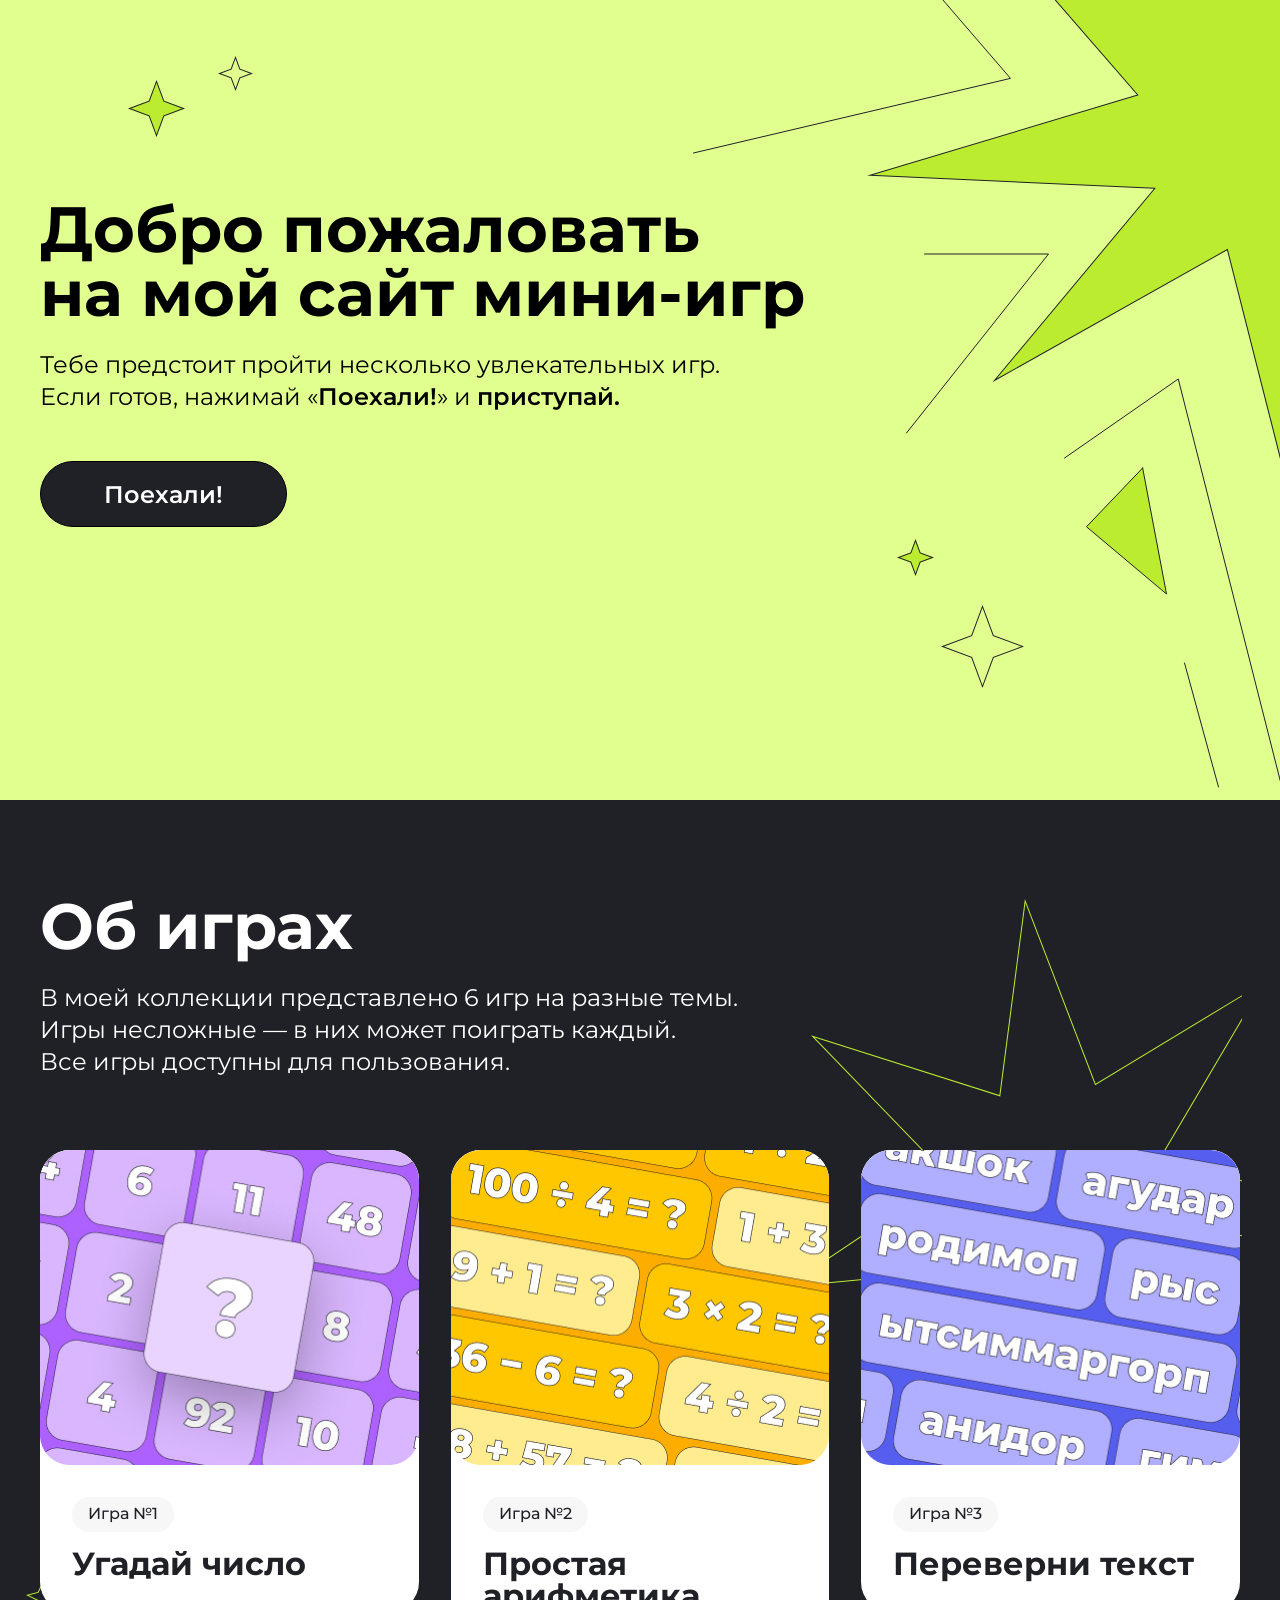
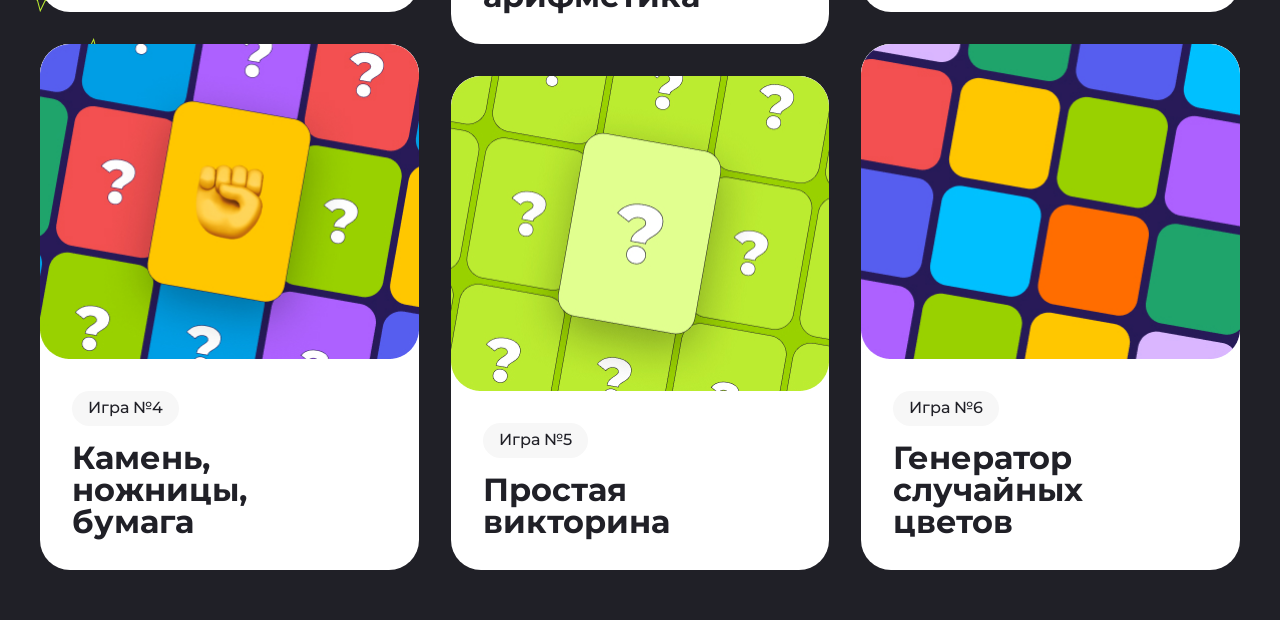
<file: Homework1/index.html>
<!DOCTYPE html>
<html lang="en">

<head>
  <meta charset="UTF-8">
  <meta name="viewport" content="width=device-width, initial-scale=1.0">
  <title>Document</title>

  <link rel="preconnect" href="https://fonts.googleapis.com">
  <link rel="preconnect" href="https://fonts.gstatic.com" crossorigin>
  <link href="https://fonts.googleapis.com/css2?family=Montserrat:ital,wght@0,100..900;1,100..900&display=swap"
    rel="stylesheet">
  <link rel="stylesheet" href="./style.css">
</head>

<!--Главная страница-->

<body class="body">
  <section class="hero-page center">
    <img src="./img/star-big.svg" class="star star-big" alt="*">
    <img src="./img/star-2.svg" class="star star-1" alt="*">
    <img src="./img/star-1.svg" class="star star-2" alt="*">
    <img src="./img/star-3.svg" class="star star-3" alt="*">
    <img src="./img/star-4.svg" class="star star-4" alt="*">

    <div class="hero-page__content">
      <h1 class="hero-page__title">Добро пожаловать<br>на мой сайт мини-игр</h1>
      <p class="hero-page__intro">Тебе предстоит пройти несколько увлекательных игр.<br>Если готов, нажимай «<span
          class="bold-text">Поехали!</span>» и <span class="bold-text">приступай.</span></p>
      <a class="button" href="#about-games">Поехали!</a>
    </div>
  </section>

  <!-- Об играх -->
  <section class="about-games center" id="about-games">
    <img src="./img/about-games-star1.svg" class="star ag-star-1" alt="*">
    <img src="./img/about-games-star2.svg" class="star ag-star-2" alt="*">
    <img src="./img/about-games-star3.svg" class="star ag-star-3" alt="*">

    <div class="about-games__intro">
      <div class="about-games__header">
        <h2 class="about-games__title">Об играх</h2>
        <p class="about-games__description">В моей коллекции представлено 6 игр на разные темы.<br>
          Игры несложные — в них может поиграть каждый.<br>
          Все игры доступны для пользования.</p>
      </div>

      <div class="games">
        <!-- 1-я колонка -->
        <div class="games__column">
          <!-- Карточка 1 -->
          <article class="games__product">
            <a href="#" class="games_card">
              <img src="./img/game1.jpg" alt="Угадай число" class="games-img">
              <div class="games-info">
                <span class="games__name">Игра №1</span>
                <h3 class="games-title">Угадай число</h3>
              </div>
            </a>
          </article>
          <!-- Карточка 4 -->
          <article class="games__product">
            <a href="game4.html" class="games_card">
              <img src="./img/game4.jpg" alt="Камень, ножницы, бумага" class="games-img">
              <div class="games-info">
                <span class="games__name">Игра №4</span>
                <h3 class="games-title">Камень,<br>ножницы,<br>бумага</h3>
              </div>
            </a>
          </article>
        </div>

        <!-- 2-я колонка -->
        <div class="games__column">
          <!-- Карточка 2 -->
          <article class="games__product">
            <a href="#" class="games_card">
              <img src="./img/game2.jpg" alt="Простая арифметика" class="games-img">
              <div class="games-info">
                <span class="games__name">Игра №2</span>
                <h3 class="games-title">Простая арифметика</h3>
              </div>
            </a>
          </article>
          <!-- Карточка 5 -->
          <article class="games__product">
            <a href="game5.html" class="games_card">
              <img src="./img/game5.jpg" alt="Простая викторина" class="games-img">
              <div class="games-info">
                <span class="games__name">Игра №5</span>
                <h3 class="games-title">Простая викторина</h3>
              </div>
            </a>
          </article>
        </div>

        <!-- 3-я колонка -->
        <div class="games__column">
          <!-- Карточка 3 -->
          <article class="games__product">
            <a href="game3.html" class="games_card">
              <img src="./img/game3.jpg" alt="Переверни текст" class="games-img">
              <div class="games-info">
                <span class="games__name">Игра №3</span>
                <h3 class="games-title">Переверни текст</h3>
              </div>
            </a>
          </article>
          <!-- Карточка 6 -->
          <article class="games__product">
            <a href="game6.html" class="games_card">
              <img src="./img/game6.jpg" alt="Генератор случайных цветов" class="games-img">
              <div class="games-info">
                <span class="games__name">Игра №6</span>
                <h3 class="games-title">Генератор случайных цветов</h3>
              </div>
            </a>
          </article>
        </div>
      </div>

    </div>
  </section>



</body>

</html>
</file>
<file: Homework1/style.css>
@charset "UTF-8";
html {
  scroll-behavior: smooth;
}

body {
  font-family: "Montserrat", "Arial";
}

input,
button,
a {
  font-family: "Montserrat", "Arial";
}

* {
  margin: 0;
  padding: 0;
  box-sizing: border-box;
}

.center {
  padding-left: calc(50% - 600px);
  padding-right: calc(50% - 600px);
}

/*Добро пожаловать...*/
.hero-page {
  background-image: url(./img/bg-hero-page.jpg);
  background-repeat: no-repeat;
  background-size: cover;
  background-position: center;
  height: 800px;
  position: relative;
}

.star {
  position: absolute;
  z-index: 0;
}

.star-big {
  top: 0%;
  right: 0%;
}

.star-1 {
  top: 10%;
  left: 10%;
}

.star-2 {
  top: 7%;
  left: 17%;
}

.star-3 {
  bottom: 28%;
  right: 27%;
}

.star-4 {
  bottom: 14%;
  right: 20%;
}

.hero-page__content {
  color: black;
  height: 358px;
  max-width: 770px;
  padding-top: 197px;
}

.hero-page__title {
  max-width: 769px;
  font-weight: 700;
  font-style: Bold;
  font-size: 64px;
  line-height: 100%;
  letter-spacing: 0px;
  vertical-align: middle;
}

.hero-page__intro {
  font-weight: 400;
  font-style: Regular;
  font-size: 24px;
  line-height: 32px;
  letter-spacing: 0px;
  vertical-align: middle;
  padding-top: 24px;
  padding-bottom: 48px;
}

.bold-text {
  font-weight: 600;
  font-style: SemiBold;
}

.button {
  display: inline-block;
  text-decoration: none;
  font-weight: 600;
  font-style: SemiBold;
  font-size: 24px;
  line-height: 142%;
  text-align: center;
  background: #202027;
  border: 1px solid black;
  box-sizing: border-box;
  border-radius: 60px;
  width: 100%;
  color: #FFFFFF;
  transition: background-color 0.5s ease, color 0.5s ease;
  height: 66px;
  max-width: 247px;
  opacity: 1;
  gap: 10px;
  padding-top: 16px;
  padding-right: 28px;
  padding-bottom: 16px;
  padding-left: 28px;
  cursor: pointer;
}
.button:hover {
  background-color: white;
  color: black;
}

/* Об играх */
.about-games {
  background-color: #202027;
  position: relative;
  overflow: hidden;
}
.about-games .about-games__header {
  padding-top: 94px;
}
.about-games .about-games__title {
  color: #ffffff;
  font-weight: 700;
  font-style: Bold;
  font-size: 64px;
  line-height: 100%;
  letter-spacing: 0px;
  vertical-align: middle;
}
.about-games .about-games__description {
  color: #ffffff;
  font-weight: 400;
  font-style: Regular;
  font-size: 24px;
  line-height: 32px;
  letter-spacing: 0px;
  vertical-align: middle;
  padding-top: 24px;
}

.ag-star-1 {
  top: 55%;
  left: 2%;
}

.ag-star-2 {
  top: 59%;
  left: 5%;
}

.ag-star-3 {
  top: 7%;
  right: 3%;
}

.games {
  padding-top: 72px;
  margin-bottom: 50px;
  display: flex;
  gap: 32px;
  align-items: start;
}

.games__column {
  display: flex;
  flex-direction: column;
  gap: 32px;
  flex: 1;
}

.games__product {
  display: flex;
  flex-direction: column;
}

.games_card {
  background-color: #ffffff;
  border-radius: 30px;
  overflow: hidden;
  display: flex;
  flex-direction: column;
  text-decoration: none;
  transition: transform 0.3s ease;
  position: relative;
  z-index: 10;
}
.games_card:hover {
  transform: scale(1.04);
}

.games-img {
  width: 100%;
  height: auto;
  display: block;
}

.games-info {
  padding: 32px;
  display: flex;
  flex-direction: column;
  align-items: flex-start;
  gap: 16px;
}

.games__name {
  background-color: #F7F7F7;
  color: #202027;
  opacity: 1;
  border-radius: 52.58px;
  padding-top: 8px;
  padding-right: 16px;
  padding-bottom: 10px;
  padding-left: 16px;
  font-weight: 500;
  font-style: Medium;
  font-size: 16px;
  line-height: 110%;
  letter-spacing: 0px;
  vertical-align: bottom;
}

.games-title {
  color: #202027;
  font-weight: 700;
  font-style: Bold;
  font-size: 32px;
  line-height: 100%;
  letter-spacing: 0px;
  vertical-align: middle;
}/*# sourceMappingURL=style.css.map */
</file>
